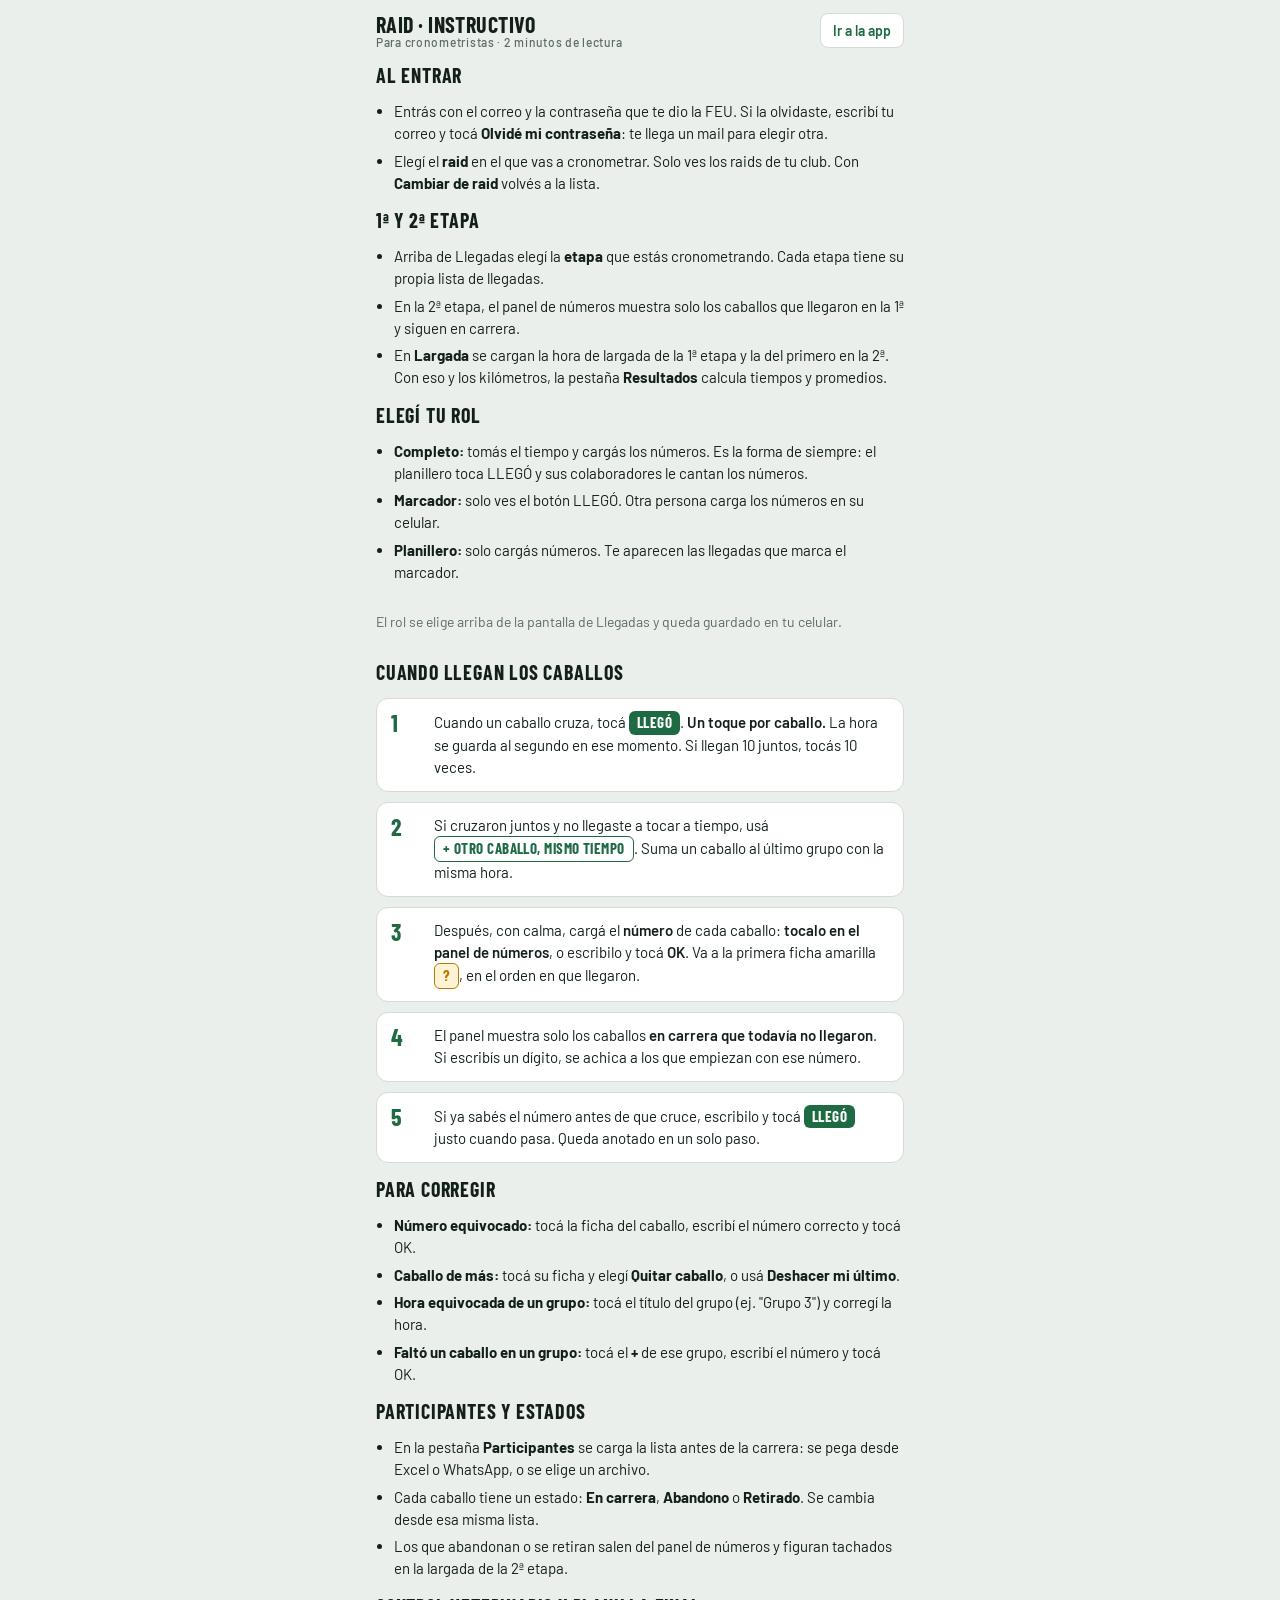
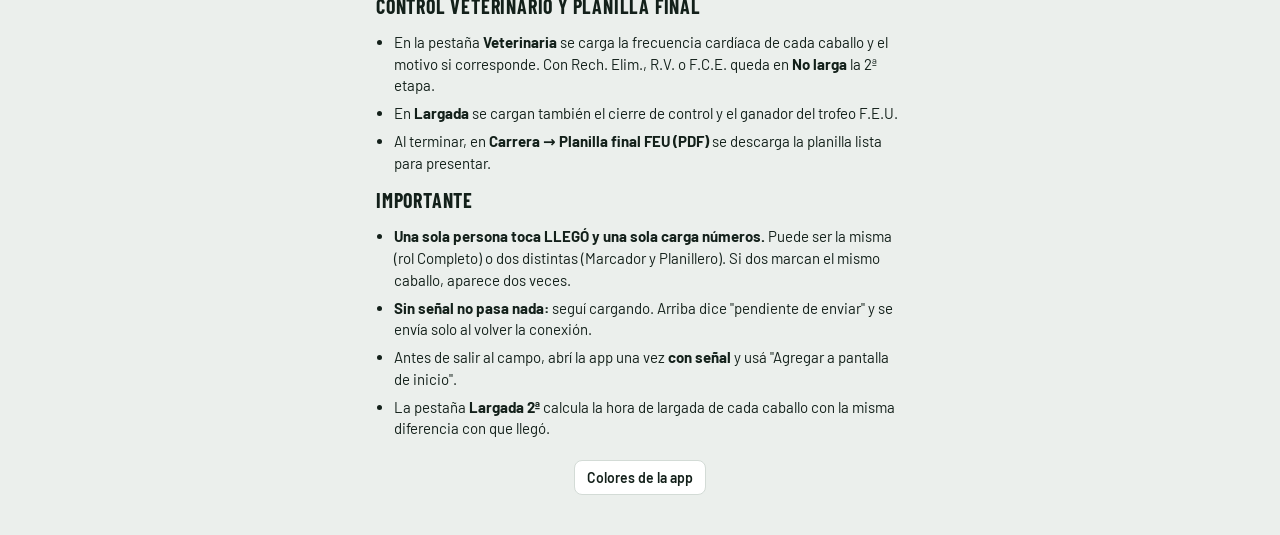
<file: ayuda.html>
<!doctype html>
<html lang="es">
<head>
<meta charset="utf-8">
<meta name="viewport" content="width=device-width, initial-scale=1, viewport-fit=cover">
<title>Raid · Instructivo</title>
<link rel="icon" href="icon.svg" type="image/svg+xml">
<link rel="apple-touch-icon" href="apple-touch-icon.png">
<link rel="preconnect" href="https://fonts.googleapis.com">
<link rel="stylesheet" href="https://fonts.googleapis.com/css2?family=Barlow+Condensed:wght@500;600;700&family=Barlow:wght@400;500;600&display=swap">
<link rel="stylesheet" href="app.css">
<script src="tema.js"></script>
<style>
.steps{display:flex;flex-direction:column;gap:10px;margin:0;padding:0;list-style:none;counter-reset:s}
.steps li{counter-increment:s;display:grid;grid-template-columns:2.2em 1fr;gap:10px;align-items:start;background:var(--surface);border:1px solid var(--line);border-radius:12px;padding:12px 14px;line-height:1.45;font-size:15px}
.steps li::before{content:counter(s);font-family:var(--display);font-weight:700;font-size:24px;line-height:1;color:var(--accent)}
.steps b{font-weight:600}
.k{display:inline-block;font-family:var(--display);font-weight:700;font-size:15px;letter-spacing:.03em;text-transform:uppercase;padding:1px 8px;border-radius:6px;background:var(--accent);color:var(--accent-ink)}
.k.o{background:var(--surface);color:var(--accent);border:1.5px solid var(--accent)}
.k.y{background:var(--pend-bg);color:var(--pend);border:1px solid var(--pend)}
ul.tips{margin:0;padding-left:1.2em;display:flex;flex-direction:column;gap:6px;font-size:15px;line-height:1.45}
</style>
</head>
<body>
<div class="wrap">
  <header class="top">
    <div class="brand">Raid · Instructivo<small>Para cronometristas · 2 minutos de lectura</small></div>
    <a class="ghost" href="carga.html" style="text-decoration:none">Ir a la app</a>
  </header>

  <h2>Al entrar</h2>
  <ul class="tips">
    <li>Entrás con el correo y la contraseña que te dio la FEU. Si la olvidaste, escribí tu correo y tocá <b>Olvidé mi contraseña</b>: te llega un mail para elegir otra.</li>
    <li>Elegí el <b>raid</b> en el que vas a cronometrar. Solo ves los raids de tu club. Con <b>Cambiar de raid</b> volvés a la lista.</li>
  </ul>

  <h2>1ª y 2ª etapa</h2>
  <ul class="tips">
    <li>Arriba de Llegadas elegí la <b>etapa</b> que estás cronometrando. Cada etapa tiene su propia lista de llegadas.</li>
    <li>En la 2ª etapa, el panel de números muestra solo los caballos que llegaron en la 1ª y siguen en carrera.</li>
    <li>En <b>Largada</b> se cargan la hora de largada de la 1ª etapa y la del primero en la 2ª. Con eso y los kilómetros, la pestaña <b>Resultados</b> calcula tiempos y promedios.</li>
  </ul>

  <h2>Elegí tu rol</h2>
  <ul class="tips">
    <li><b>Completo:</b> tomás el tiempo y cargás los números. Es la forma de siempre: el planillero toca LLEGÓ y sus colaboradores le cantan los números.</li>
    <li><b>Marcador:</b> solo ves el botón LLEGÓ. Otra persona carga los números en su celular.</li>
    <li><b>Planillero:</b> solo cargás números. Te aparecen las llegadas que marca el marcador.</li>
  </ul>
  <p class="foot" style="font-size:14px">El rol se elige arriba de la pantalla de Llegadas y queda guardado en tu celular.</p>

  <h2>Cuando llegan los caballos</h2>
  <ol class="steps">
    <li><span>Cuando un caballo cruza, tocá <span class="k">Llegó</span>. <b>Un toque por caballo.</b> La hora se guarda al segundo en ese momento. Si llegan 10 juntos, tocás 10 veces.</span></li>
    <li><span>Si cruzaron juntos y no llegaste a tocar a tiempo, usá <span class="k o">+ Otro caballo, mismo tiempo</span>. Suma un caballo al último grupo con la misma hora.</span></li>
    <li><span>Después, con calma, cargá el <b>número</b> de cada caballo: <b>tocalo en el panel de números</b>, o escribilo y tocá <b>OK</b>. Va a la primera ficha amarilla <span class="k y">?</span>, en el orden en que llegaron.</span></li>
    <li><span>El panel muestra solo los caballos <b>en carrera que todavía no llegaron</b>. Si escribís un dígito, se achica a los que empiezan con ese número.</span></li>
    <li><span>Si ya sabés el número antes de que cruce, escribilo y tocá <span class="k">Llegó</span> justo cuando pasa. Queda anotado en un solo paso.</span></li>
  </ol>

  <h2>Para corregir</h2>
  <ul class="tips">
    <li><b>Número equivocado:</b> tocá la ficha del caballo, escribí el número correcto y tocá OK.</li>
    <li><b>Caballo de más:</b> tocá su ficha y elegí <b>Quitar caballo</b>, o usá <b>Deshacer mi último</b>.</li>
    <li><b>Hora equivocada de un grupo:</b> tocá el título del grupo (ej. "Grupo 3") y corregí la hora.</li>
    <li><b>Faltó un caballo en un grupo:</b> tocá el <b>+</b> de ese grupo, escribí el número y tocá OK.</li>
  </ul>

  <h2>Participantes y estados</h2>
  <ul class="tips">
    <li>En la pestaña <b>Participantes</b> se carga la lista antes de la carrera: se pega desde Excel o WhatsApp, o se elige un archivo.</li>
    <li>Cada caballo tiene un estado: <b>En carrera</b>, <b>Abandono</b> o <b>Retirado</b>. Se cambia desde esa misma lista.</li>
    <li>Los que abandonan o se retiran salen del panel de números y figuran tachados en la largada de la 2ª etapa.</li>
  </ul>

  <h2>Control veterinario y planilla final</h2>
  <ul class="tips">
    <li>En la pestaña <b>Veterinaria</b> se carga la frecuencia cardíaca de cada caballo y el motivo si corresponde. Con Rech. Elim., R.V. o F.C.E. queda en <b>No larga</b> la 2ª etapa.</li>
    <li>En <b>Largada</b> se cargan también el cierre de control y el ganador del trofeo F.E.U.</li>
    <li>Al terminar, en <b>Carrera → Planilla final FEU (PDF)</b> se descarga la planilla lista para presentar.</li>
  </ul>

  <h2>Importante</h2>
  <ul class="tips">
    <li><b>Una sola persona toca LLEGÓ y una sola carga números.</b> Puede ser la misma (rol Completo) o dos distintas (Marcador y Planillero). Si dos marcan el mismo caballo, aparece dos veces.</li>
    <li><b>Sin señal no pasa nada:</b> seguí cargando. Arriba dice "pendiente de enviar" y se envía solo al volver la conexión.</li>
    <li>Antes de salir al campo, abrí la app una vez <b>con señal</b> y usá "Agregar a pantalla de inicio".</li>
    <li>La pestaña <b>Largada 2ª</b> calcula la hora de largada de cada caballo con la misma diferencia con que llegó.</li>
  </ul>

  <div class="banner" id="prueba" hidden><b>Versión de prueba:</b> por ahora cada teléfono guarda sus propios datos y no se comparten. Probá sin miedo: en <b>Carrera → Empezar carrera nueva</b> arrancás con la lista vacía.</div>
</div>
<script src="config.js"></script>
<script>var c=window.FIREBASE_CONFIG||{};if(!c.apiKey||c.apiKey==="PEGAR_AQUI")document.getElementById("prueba").hidden=false;</script>
</body>
</html>
</file>
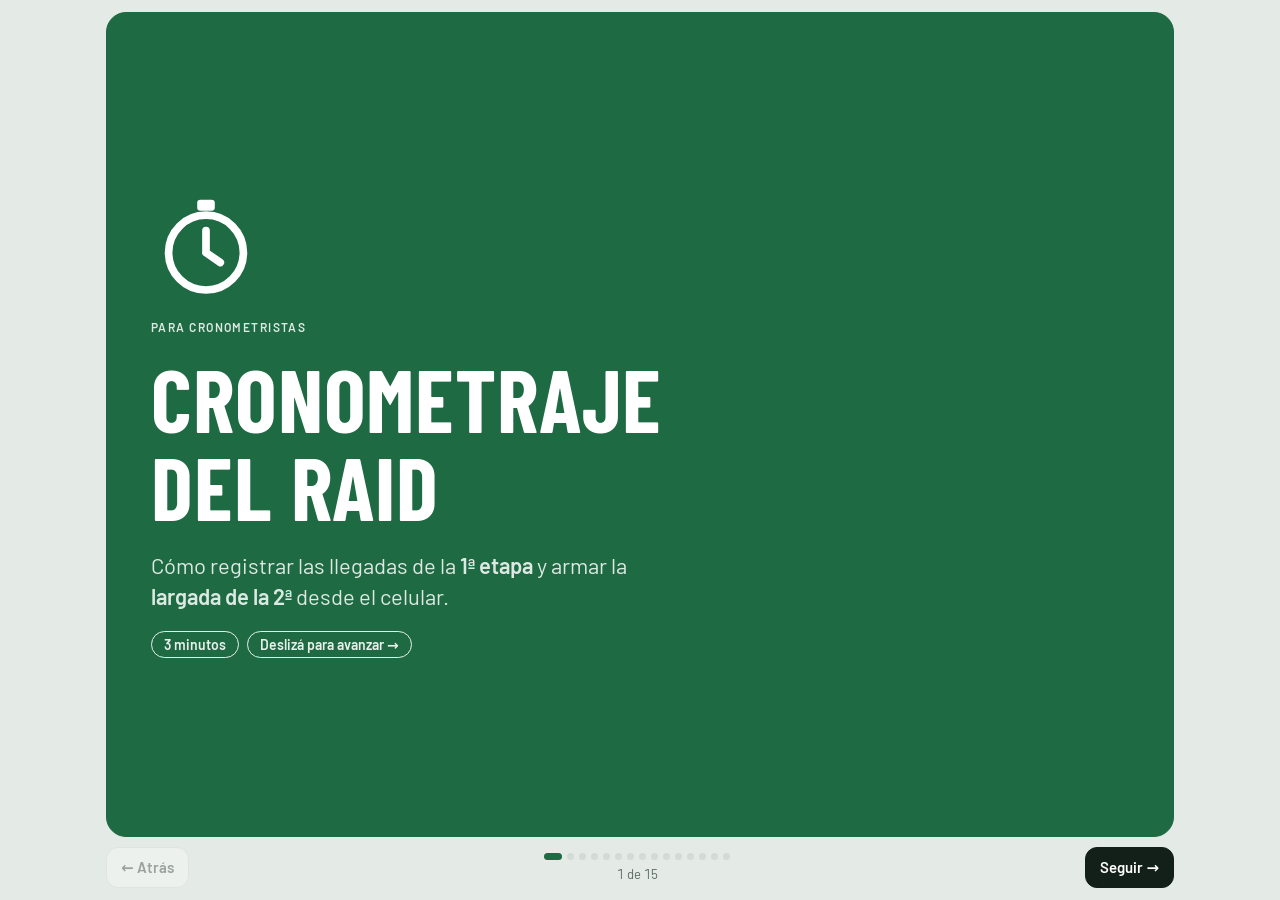
<file: instructivo.html>
<!doctype html>
<html lang="es">
<head>
<meta charset="utf-8">
<meta name="viewport" content="width=device-width, initial-scale=1, viewport-fit=cover">
<title>Instructivo del Raid</title>
<link rel="icon" href="icon.svg" type="image/svg+xml">
<link rel="apple-touch-icon" href="apple-touch-icon.png">
<link rel="preconnect" href="https://fonts.googleapis.com">
<link rel="stylesheet" href="https://fonts.googleapis.com/css2?family=Barlow+Condensed:wght@500;600;700&family=Barlow:wght@400;500;600&display=swap">
<style>
:root{
  --bg:#E4EAE6; --slide:#FFFFFF; --soft:#F2F5F3; --ink:#13201A; --muted:#5B6B62; --line:#D3DBD6;
  --accent:#1D6A43; --accent-ink:#FFFFFF; --pend:#B87900; --pend-bg:#FFF3D6; --sel:#D9EDE2; --danger:#B3261E;
  --display:"Barlow Condensed","Arial Narrow",system-ui,sans-serif;
  --body:"Barlow",system-ui,-apple-system,"Segoe UI",sans-serif;
  color-scheme:light;
}
@media (prefers-color-scheme: dark){
  :root:not([data-theme="light"]){
    color-scheme:dark;
    --bg:#0A0F0C; --slide:#141C18; --soft:#1C2620; --ink:#E7EFEA; --muted:#93A59B; --line:#2C3A32;
    --accent:#3FB97C; --accent-ink:#06130C; --pend:#F2B53A; --pend-bg:#3A2D0E; --sel:#1F3A2B; --danger:#FF7A6E;
  }
}
:root[data-theme="dark"]{
  color-scheme:dark;
  --bg:#0A0F0C; --slide:#141C18; --soft:#1C2620; --ink:#E7EFEA; --muted:#93A59B; --line:#2C3A32;
  --accent:#3FB97C; --accent-ink:#06130C; --pend:#F2B53A; --pend-bg:#3A2D0E; --sel:#1F3A2B; --danger:#FF7A6E;
}
*{box-sizing:border-box}
html,body{height:100%;margin:0}
body{background:var(--bg);color:var(--ink);font-family:var(--body);overflow:hidden;-webkit-text-size-adjust:100%}
button{font:inherit;color:inherit;cursor:pointer}
button:focus-visible{outline:3px solid var(--accent);outline-offset:2px}
.num{font-variant-numeric:tabular-nums}

.deck{height:100%;display:flex;flex-direction:column;padding:12px 16px;gap:10px;max-width:1100px;margin:0 auto}
.stage{flex:1;position:relative;min-height:0}
.slide{position:absolute;inset:0;background:var(--slide);border:1px solid var(--line);border-radius:20px;padding:clamp(18px,4vw,44px);display:flex;flex-direction:column;gap:clamp(12px,2.2vh,22px);overflow-y:auto;opacity:0;transform:translateX(24px);transition:opacity .28s ease,transform .28s ease;pointer-events:none}
.slide.on{opacity:1;transform:none;pointer-events:auto}
.slide.back{transform:translateX(-24px)}
.eyebrow{font-size:12px;letter-spacing:.12em;text-transform:uppercase;color:var(--accent);font-weight:600}
h1,h2{font-family:var(--display);font-weight:700;text-transform:uppercase;margin:0;line-height:1;letter-spacing:.01em;text-wrap:balance}
h1{font-size:clamp(30px,8.4vw,88px);overflow-wrap:anywhere}
h2{font-size:clamp(30px,6.4vw,56px)}
.lead{font-size:clamp(17px,2.4vw,22px);line-height:1.4;color:var(--muted);margin:0;max-width:40ch}
.lead b{color:var(--ink);font-weight:600}
.cols{display:grid;grid-template-columns:1fr;gap:clamp(14px,3vw,36px);align-items:center;flex:1}
@media (min-width:760px){.cols{grid-template-columns:1.05fr 1fr}}
.mock{background:var(--soft);border:1px solid var(--line);border-radius:16px;padding:14px;display:flex;flex-direction:column;gap:10px;max-width:420px;width:100%;justify-self:center}

/* piezas de la app */
.m-mark{border-radius:14px;background:var(--accent);color:var(--accent-ink);padding:16px 10px;text-align:center;font-family:var(--display);font-weight:700;font-size:30px;letter-spacing:.04em;text-transform:uppercase;box-shadow:0 3px 0 rgba(0,0,0,.25)}
.m-mark small{display:block;font-family:var(--body);font-weight:500;font-size:13px;letter-spacing:0;text-transform:none;opacity:.9}
.m-same{border:2px solid var(--accent);background:var(--slide);color:var(--accent);border-radius:12px;padding:10px;text-align:center;font-family:var(--display);font-weight:700;font-size:18px;text-transform:uppercase}
.m-same small{display:block;font-family:var(--body);font-weight:500;font-size:12px;text-transform:none;color:var(--muted)}
.m-grp{background:var(--slide);border:1px solid var(--line);border-radius:12px;overflow:hidden}
.m-gh{display:flex;justify-content:space-between;align-items:baseline;gap:8px;background:var(--soft);padding:7px 12px;font-size:14px}
.m-gh b{font-family:var(--display);font-size:17px;text-transform:uppercase}
.m-gh .d{font-weight:600}
.m-chips{display:flex;flex-wrap:wrap;gap:6px;padding:9px 12px}
.m-chip{min-width:2.8em;text-align:center;border:1px solid var(--line);border-radius:9px;padding:4px 8px;font-family:var(--display);font-weight:700;font-size:22px;line-height:1.1;background:var(--slide)}
.m-chip small{display:block;font-family:var(--body);font-weight:500;font-size:10px;color:var(--muted)}
.m-chip.p{background:var(--pend-bg);border-color:var(--pend);color:var(--pend)}
.m-chip.s{border-color:var(--accent);box-shadow:0 0 0 2px var(--accent);background:var(--sel);color:var(--ink)}
.m-chip.a{border-style:dashed;color:var(--muted);font-size:18px}
.m-pad{display:grid;grid-template-columns:repeat(3,1fr);gap:6px}
.m-pad span{border:1px solid var(--line);background:var(--slide);border-radius:8px;padding:7px 0;text-align:center;font-family:var(--display);font-weight:600;font-size:20px}
.m-pad .ok{background:var(--ink);color:var(--slide);border-color:var(--ink)}
.m-pad .hit{background:var(--sel);border-color:var(--accent)}
.m-buf{display:flex;justify-content:space-between;align-items:center;font-size:13px;color:var(--muted)}
.m-buf b{font-family:var(--display);font-size:32px;color:var(--ink)}
.tag{display:inline-block;font-family:var(--display);font-weight:700;font-size:.95em;letter-spacing:.03em;text-transform:uppercase;padding:0 7px;border-radius:6px;background:var(--accent);color:var(--accent-ink)}
.tag.o{background:transparent;color:var(--accent);border:1.5px solid var(--accent)}
.tag.y{background:var(--pend-bg);color:var(--pend);border:1px solid var(--pend)}

/* roles y panel de números */
.m-roles{display:flex;gap:4px;background:var(--slide);border:1px solid var(--line);border-radius:10px;padding:3px}
.m-roles span{flex:1;text-align:center;border-radius:7px;padding:6px 4px;font-weight:600;font-size:13px;color:var(--muted)}
.m-roles span.on{background:var(--accent);color:var(--accent-ink)}
.m-tiles{display:grid;grid-template-columns:repeat(4,1fr);gap:5px}
.m-tiles span{border:1px solid var(--line);background:var(--slide);border-radius:8px;padding:4px 2px;text-align:center;font-family:var(--display);font-weight:700;font-size:20px;line-height:1.05}
.m-tiles span small{display:block;font-family:var(--body);font-weight:500;font-size:9.5px;color:var(--muted)}
.m-tiles span.hit{background:var(--sel);border-color:var(--accent)}
.m-prow{display:flex;justify-content:space-between;align-items:center;gap:8px;background:var(--slide);border:1px solid var(--line);border-radius:10px;padding:7px 10px;font-size:13px}
.m-prow b{font-family:var(--display);font-size:22px;min-width:1.8em}
.m-prow .who{flex:1;line-height:1.25}
.m-prow .st{font-weight:600;border:1px solid var(--line);border-radius:7px;padding:3px 7px;white-space:nowrap}
.m-prow .st.ab{color:var(--danger);border-color:var(--danger)}
.m-prow .st.rt{color:var(--pend);border-color:var(--pend)}
.m-prow.out b{text-decoration:line-through;opacity:.55}
/* idea central */
.flow{display:grid;grid-template-columns:1fr;gap:12px;flex:1;align-content:center}
@media (min-width:760px){.flow{grid-template-columns:1fr auto 1fr}}
.fstep{background:var(--soft);border:1px solid var(--line);border-radius:16px;padding:18px;display:flex;flex-direction:column;gap:8px}
.fstep .when{font-size:12px;letter-spacing:.1em;text-transform:uppercase;color:var(--muted);font-weight:600}
.fstep .what{font-family:var(--display);font-weight:700;font-size:clamp(26px,4.4vw,40px);text-transform:uppercase;line-height:1}
.fstep p{margin:0;font-size:16px;line-height:1.4;color:var(--muted)}
.arrow{align-self:center;justify-self:center;font-family:var(--display);font-size:40px;color:var(--accent);line-height:1}
@media (max-width:759px){.arrow{transform:rotate(90deg)}}

/* listas */
.list{display:grid;grid-template-columns:1fr;gap:10px;margin:0;padding:0;list-style:none}
@media (min-width:760px){.list.two{grid-template-columns:1fr 1fr}}
.list li{background:var(--soft);border:1px solid var(--line);border-radius:14px;padding:12px 14px;font-size:clamp(15px,2vw,18px);line-height:1.4}
.list li b{display:block;font-family:var(--display);font-weight:700;font-size:1.25em;text-transform:uppercase;letter-spacing:.02em;margin-bottom:2px}
.list li.key{background:var(--sel);border-color:var(--accent)}

/* tabla largada */
.tbl{width:100%;border-collapse:collapse;font-size:clamp(15px,2vw,18px);background:var(--soft);border-radius:12px;overflow:hidden}
.tbl th{font-size:11px;letter-spacing:.08em;text-transform:uppercase;color:var(--muted);text-align:left;padding:8px 10px;background:var(--slide);border-bottom:1px solid var(--line)}
.tbl td{padding:8px 10px;border-bottom:1px solid var(--line)}
.tbl td.n{font-family:var(--display);font-weight:700;font-size:1.35em}
.tbl td.h{font-family:var(--display);font-weight:700;font-size:1.3em;color:var(--accent)}
.tbl tr.same td{background:var(--sel)}

/* portada y cierre */
.cover{justify-content:center;background:var(--accent);color:var(--accent-ink);border-color:var(--accent)}
.cover .eyebrow,.cover .lead{color:var(--accent-ink);opacity:.85}
.cover .lead b{color:var(--accent-ink)}
.stopwatch{width:clamp(64px,12vw,110px);height:auto}
.pillrow{display:flex;flex-wrap:wrap;gap:8px}
.pill{border:1px solid currentColor;border-radius:999px;padding:4px 12px;font-size:14px;font-weight:600;opacity:.9}

/* navegación */
.nav{display:flex;align-items:center;justify-content:space-between;gap:10px;padding-bottom:env(safe-area-inset-bottom,0px)}
.nav button{border:1px solid var(--line);background:var(--slide);border-radius:12px;padding:10px 14px;font-weight:600;font-size:15px;white-space:nowrap}
.nav button.next{background:var(--ink);color:var(--slide);border-color:var(--ink)}
.nav button:disabled{opacity:.35;cursor:default}
.dots{display:flex;gap:5px;flex-wrap:wrap;justify-content:center}
.dots button{width:7px;height:7px;min-width:0;padding:0;border-radius:50%;border:0;background:var(--line)}
.dots button[aria-current="true"]{background:var(--accent);width:18px;border-radius:5px}
.count{font-size:13px;color:var(--muted);text-align:center}
@media (prefers-reduced-motion:reduce){.slide{transition:none}}
</style>
</head>
<body>
<div class="deck">
  <div class="stage" id="stage">

    <!-- 1 -->
    <section class="slide cover on" aria-label="Portada">
      <svg class="stopwatch" viewBox="0 0 100 100" aria-hidden="true"><circle cx="50" cy="56" r="34" fill="none" stroke="currentColor" stroke-width="7"/><rect x="42" y="8" width="16" height="10" rx="3" fill="currentColor"/><path d="M50 56V36M50 56l13 9" stroke="currentColor" stroke-width="7" stroke-linecap="round" fill="none"/></svg>
      <div class="eyebrow">Para cronometristas</div>
      <h1>Cronometraje<br>del Raid</h1>
      <p class="lead">Cómo registrar las llegadas de la <b>1ª etapa</b> y armar la <b>largada de la 2ª</b> desde el celular.</p>
      <div class="pillrow"><span class="pill">3 minutos</span><span class="pill">Deslizá para avanzar →</span></div>
    </section>

    <!-- 2 -->
    <section class="slide" aria-label="La idea">
      <div class="eyebrow">La idea</div>
      <h2>Primero la hora,<br>después el número</h2>
      <p class="lead">Cuando llegan muchos juntos no hay tiempo para teclear. Por eso la app separa los dos pasos.</p>
      <div class="flow">
        <div class="fstep"><span class="when">Cuando cruzan</span><span class="what">Tocás LLEGÓ</span><p>Un toque por caballo. La hora queda guardada al segundo.</p></div>
        <div class="arrow" aria-hidden="true">→</div>
        <div class="fstep"><span class="when">Con calma, después</span><span class="what">Cargás los números</span><p>Escribís cada número y tocás OK. Se asignan en el orden en que llegaron.</p></div>
      </div>
    </section>


    <!-- Elegir raid -->
    <section class="slide" aria-label="Elegí el raid">
      <div class="cols">
        <div style="display:flex;flex-direction:column;gap:14px">
          <div class="eyebrow">Al entrar</div>
          <h2>Elegí el raid</h2>
          <p class="lead">Entrás con el <b>correo y la contraseña</b> que te dio la FEU. Si la olvidaste, tocá <b>Olvidé mi contraseña</b>.</p>
          <p class="lead">Después elegís el raid. <b>Solo ves los raids de tu club</b>, ordenados en curso, próximos y terminados.</p>
        </div>
        <div class="mock">
          <div class="m-grp"><div class="m-gh"><b>En curso</b><span></span><span></span></div>
            <div style="display:flex;gap:10px;align-items:center;padding:10px 12px"><span style="width:40px;height:40px;border-radius:10px;border:1px solid var(--accent);background:var(--sel);color:var(--accent);display:inline-flex;align-items:center;justify-content:center;font-family:var(--display);font-weight:700">CHE</span><span style="line-height:1.2"><b style="font-family:var(--display);font-size:19px;text-transform:uppercase">Raid de la Primavera</b><br><small style="color:var(--muted)">Club Hípico del Este · sáb 12 oct</small></span></div></div>
          <div class="m-grp"><div class="m-gh"><b>Próximos</b><span></span><span></span></div>
            <div style="display:flex;gap:10px;align-items:center;padding:10px 12px"><span style="width:40px;height:40px;border-radius:10px;border:1px solid var(--accent);background:var(--sel);color:var(--accent);display:inline-flex;align-items:center;justify-content:center;font-family:var(--display);font-weight:700">CHE</span><span style="line-height:1.2"><b style="font-family:var(--display);font-size:19px;text-transform:uppercase">Raid Aniversario</b><br><small style="color:var(--muted)">Club Hípico del Este · sáb 26 oct</small></span></div></div>
        </div>
      </div>
    </section>

    <!-- Etapas -->
    <section class="slide" aria-label="Etapas">
      <div class="cols">
        <div style="display:flex;flex-direction:column;gap:14px">
          <div class="eyebrow">Arriba de Llegadas</div>
          <h2>1ª o 2ª etapa</h2>
          <p class="lead">Elegí la <b>etapa</b> que estás cronometrando. Cada etapa tiene su propia lista de llegadas y se carga igual: LLEGÓ y después los números.</p>
          <p class="lead">En la 2ª etapa, el panel de números muestra solo los caballos que <b>llegaron en la 1ª</b> y siguen en carrera.</p>
        </div>
        <div class="mock">
          <div class="m-roles"><span>1ª etapa</span><span class="on">2ª etapa</span></div>
          <div class="m-roles"><span class="on">Completo</span><span>Marcador</span><span>Planillero</span></div>
          <div class="m-mark">Llegó<small>2ª etapa · tocá una vez por caballo</small></div>
        </div>
      </div>
    </section>

    <!-- Rol -->
    <section class="slide" aria-label="Tu rol">
      <div class="cols">
        <div style="display:flex;flex-direction:column;gap:14px">
          <div class="eyebrow">Antes de empezar</div>
          <h2>Elegí tu rol</h2>
          <ul class="list">
            <li class="key"><b>Completo</b>Tomás el tiempo y cargás los números. Como siempre: el planillero toca LLEGÓ y los colaboradores le cantan los números.</li>
            <li><b>Marcador</b>Solo ves el botón LLEGÓ.</li>
            <li><b>Planillero</b>Solo cargás números, sobre las llegadas que marca el marcador.</li>
          </ul>
        </div>
        <div class="mock">
          <div class="m-roles"><span class="on">Completo</span><span>Marcador</span><span>Planillero</span></div>
          <div class="m-mark">Llegó<small>Tocá una vez por cada caballo</small></div>
          <p class="lead" style="font-size:15px">Se elige arriba de la pantalla de Llegadas y queda guardado en tu celular.</p>
        </div>
      </div>
    </section>

    <!-- 3 -->
    <section class="slide" aria-label="Paso 1">
      <div class="cols">
        <div style="display:flex;flex-direction:column;gap:14px">
          <div class="eyebrow">Paso 1</div>
          <h2>Tocá LLEGÓ</h2>
          <p class="lead"><b>Un toque por cada caballo</b> que cruza la línea. Si llegan 10 juntos, son 10 toques.</p>
          <p class="lead">Los que cruzan en el <b>mismo segundo</b> quedan juntos en un <b>grupo</b>.</p>
        </div>
        <div class="mock">
          <div class="m-mark">Llegó<small>3 caballos sin número</small></div>
          <div class="m-grp"><div class="m-gh"><b>Grupo 5</b><span class="num">11:43:52 · 3 cab.</span><span class="d num">+1:35</span></div>
            <div class="m-chips"><span class="m-chip p">?<small>7°</small></span><span class="m-chip p">?<small>8°</small></span><span class="m-chip p">?<small>9°</small></span></div></div>
        </div>
      </div>
    </section>

    <!-- 4 -->
    <section class="slide" aria-label="Paso 2">
      <div class="cols">
        <div style="display:flex;flex-direction:column;gap:14px">
          <div class="eyebrow">Paso 2 · si hace falta</div>
          <h2>Llegaron juntos y no alcancé</h2>
          <p class="lead">Si cruzaron a la par pero tu segundo toque cayó un segundo tarde, usá <span class="tag o">+ Otro caballo, mismo tiempo</span>.</p>
          <p class="lead">Suma un caballo al <b>último grupo</b>, con la misma hora.</p>
        </div>
        <div class="mock">
          <div class="m-same">+ Otro caballo, mismo tiempo<small>Suma un caballo al Grupo 5 (11:43:52)</small></div>
          <div class="m-grp"><div class="m-gh"><b>Grupo 5</b><span class="num">11:43:52 · 4 cab.</span><span class="d num">+1:35</span></div>
            <div class="m-chips"><span class="m-chip p">?<small>7°</small></span><span class="m-chip p">?<small>8°</small></span><span class="m-chip p">?<small>9°</small></span><span class="m-chip p s">?<small>10°</small></span></div></div>
        </div>
      </div>
    </section>

    <!-- 5 -->
    <section class="slide" aria-label="Paso 3">
      <div class="cols">
        <div style="display:flex;flex-direction:column;gap:14px">
          <div class="eyebrow">Paso 3</div>
          <h2>Cargá los números</h2>
          <p class="lead"><b>Tocá el número en el panel</b>, o escribilo y tocá <b>OK</b>. Va a la primera ficha amarilla <span class="tag y">?</span>, en el orden en que llegaron.</p>
          <p class="lead">El panel muestra solo los caballos <b>en carrera que no llegaron</b>. Si escribís un dígito, se achica a los que empiezan con ese número.</p>
        </div>
        <div class="mock">
          <div class="m-grp"><div class="m-gh"><b>Grupo 5</b><span class="num">11:43:52</span><span class="d num">+1:35</span></div>
            <div class="m-chips"><span class="m-chip">19<small>7°</small></span><span class="m-chip">22<small>8°</small></span><span class="m-chip p s">?<small>9°</small></span><span class="m-chip p">?<small>10°</small></span></div></div>
          <div class="m-buf"><span>Número para Grupo 5 · en carrera sin llegar</span></div>
          <div class="m-tiles num"><span>6<small>Chimango</small></span><span>9<small>Zorzal</small></span><span class="hit">11<small>Malacara</small></span><span>12<small>Ñandú</small></span><span>18<small>Tero</small></span><span>24<small>Carancho</small></span><span>36<small>Hornero</small></span><span>41<small>Yaguareté</small></span></div>
          <div class="m-pad"><span>1</span><span>2</span><span>3</span><span>4</span><span>5</span><span>6</span><span>7</span><span>8</span><span>9</span><span>⌫</span><span>0</span><span class="ok">OK</span></div>
        </div>
      </div>
    </section>

    <!-- 6 -->
    <section class="slide" aria-label="Atajo">
      <div class="cols">
        <div style="display:flex;flex-direction:column;gap:14px">
          <div class="eyebrow">Atajo</div>
          <h2>¿Ya sabés el número?</h2>
          <p class="lead">Si viene un caballo solo y lo ves venir, <b>escribí el número antes</b> y tocá <span class="tag">Llegó</span> justo cuando cruza.</p>
          <p class="lead">Queda anotado con número y hora en un solo paso.</p>
        </div>
        <div class="mock">
          <div class="m-buf"><span>Número listo</span><b class="num">27</b></div>
          <div class="m-mark">Llegó<small>Anota al N° 27 con la hora exacta</small></div>
        </div>
      </div>
    </section>

    <!-- 7 -->
    <section class="slide" aria-label="Corregir">
      <div class="eyebrow">Errores</div>
      <h2>Cómo corregir</h2>
      <ul class="list two">
        <li><b>Número equivocado</b>Tocá la ficha del caballo, escribí el número correcto y tocá OK.</li>
        <li><b>Caballo de más</b>Tocá su ficha y elegí <em>Quitar caballo</em>, o usá <em>Deshacer mi último</em>.</li>
        <li><b>Hora mal de un grupo</b>Tocá el título del grupo (ej. "Grupo 3") y corregí la hora.</li>
        <li><b>Faltó uno en un grupo</b>Tocá el <span class="tag o">+</span> de ese grupo, escribí el número y tocá OK.</li>
      </ul>
    </section>


    <!-- Participantes -->
    <section class="slide" aria-label="Participantes y estados">
      <div class="cols">
        <div style="display:flex;flex-direction:column;gap:14px">
          <div class="eyebrow">Pestaña Participantes</div>
          <h2>La lista y los estados</h2>
          <p class="lead">Antes de la carrera se carga la lista: <b>se pega desde Excel o WhatsApp</b>, o se elige un archivo.</p>
          <p class="lead">Cada caballo está <b>En carrera</b>, <b>Abandono</b> o <b>Retirado</b>. Los que salen de carrera desaparecen del panel de números y figuran tachados en la largada.</p>
        </div>
        <div class="mock">
          <div class="m-prow"><b class="num">24</b><span class="who">Carancho · H. Suárez<br><small style="color:var(--muted)">80 km Jóvenes</small></span><span class="st">En carrera</span></div>
          <div class="m-prow out"><b class="num">17</b><span class="who">Alazán · G. Martínez<br><small style="color:var(--muted)">80 km</small></span><span class="st ab">Abandono</span></div>
          <div class="m-prow out"><b class="num">25</b><span class="who">Overo · I. Ramos<br><small style="color:var(--muted)">80 km</small></span><span class="st rt">Retirado</span></div>
        </div>
      </div>
    </section>

    <!-- 8 -->
    <section class="slide" aria-label="Largada">
      <div class="cols">
        <div style="display:flex;flex-direction:column;gap:14px">
          <div class="eyebrow">Pestaña Largada</div>
          <h2>La largada se arma sola</h2>
          <p class="lead">El primero larga la 2ª etapa <b>una hora después de su llegada</b> (la neutralización se puede cambiar). Cada caballo larga con la misma diferencia con que llegó.</p>
          <p class="lead">En esta pestaña también se carga la <b>hora de largada de la 1ª etapa</b>, para calcular los promedios.</p>
          <p class="lead">Los de un mismo grupo <b>largan juntos</b>. Los que abandonaron o se retiraron figuran tachados y no largan.</p>
        </div>
        <div style="overflow-x:auto">
          <table class="tbl num">
            <thead><tr><th>Orden</th><th>N°</th><th>Dif.</th><th>Largada</th></tr></thead>
            <tbody>
              <tr><td>1</td><td class="n">27</td><td>—</td><td class="h">12:42:17</td></tr>
              <tr class="same"><td>2</td><td class="n">14</td><td>+0:38</td><td class="h">12:42:55</td></tr>
              <tr class="same"><td>3</td><td class="n">31</td><td>+0:38</td><td class="h">12:42:55</td></tr>
              <tr><td>4</td><td class="n">8</td><td>+0:40</td><td class="h">12:42:57</td></tr>
            </tbody>
          </table>
        </div>
      </div>
    </section>

    <!-- Resultados -->
    <section class="slide" aria-label="Resultados">
      <div class="cols">
        <div style="display:flex;flex-direction:column;gap:14px">
          <div class="eyebrow">Pestaña Resultados</div>
          <h2>Tiempos y promedios</h2>
          <p class="lead">Con los kilómetros de cada etapa, la app calcula el <b>tiempo y el promedio en km/h</b> de cada caballo: 1ª etapa, 2ª etapa y raid completo.</p>
          <p class="lead">La 2ª etapa se mide desde la <b>largada del primero</b>. El total descuenta la neutralización. Si falta un dato, la app avisa cuál.</p>
        </div>
        <div style="overflow-x:auto">
          <table class="tbl num">
            <thead><tr><th>Pos.</th><th>N°</th><th>1ª</th><th>2ª</th><th>General</th></tr></thead>
            <tbody>
              <tr class="same"><td>1°</td><td class="n">14</td><td>14,53</td><td>15,08</td><td class="h">14,76</td></tr>
              <tr><td>2°</td><td class="n">27</td><td>14,59</td><td>14,93</td><td class="h">14,74</td></tr>
              <tr><td>3°</td><td class="n">8</td><td>14,53</td><td>14,57</td><td class="h">14,55</td></tr>
            </tbody>
          </table>
          <p class="lead" style="font-size:14px;margin-top:6px">Promedios en km/h.</p>
        </div>
      </div>
    </section>

    <!-- 9 -->
    <section class="slide" aria-label="El día de la carrera">
      <div class="eyebrow">El día de la carrera</div>
      <h2>Cuatro reglas</h2>
      <ul class="list two">
        <li class="key"><b>Uno marca, uno carga números</b>Puede ser la misma persona (Completo) o dos (Marcador y Planillero). Nunca dos marcando a la vez: el caballo aparece dos veces.</li>
        <li><b>Sin señal, seguí igual</b>Se guarda en el teléfono y se envía solo cuando vuelve la conexión.</li>
        <li><b>Abrila antes, con señal</b>Así queda guardada en el celular. Usá "Agregar a pantalla de inicio".</li>
        <li><b>Batería cargada</b>La app mantiene la pantalla encendida mientras la usás.</li>
      </ul>
    </section>

    <!-- 10 -->
    <section class="slide cover" aria-label="A probar">
      <div class="eyebrow">Ahora te toca</div>
      <h1>A probarla</h1>
      <p class="lead">Entrá a <b>raid-cronometro.netlify.app/cronometro</b> con el correo y la contraseña que te dio la FEU.</p>
      <p class="lead">Practicá en el raid de prueba que te indiquen. Si algo no se entiende o falta, avisá.</p>
    </section>

  </div>

  <nav class="nav" aria-label="Navegación">
    <button id="prev" aria-label="Diapositiva anterior">← Atrás</button>
    <div style="display:flex;flex-direction:column;gap:6px;align-items:center">
      <div class="dots" id="dots"></div>
      <div class="count num" id="count"></div>
    </div>
    <button id="next" class="next" aria-label="Diapositiva siguiente">Seguir →</button>
  </nav>
</div>

<script>
(function(){
  var slides=[].slice.call(document.querySelectorAll('.slide')), i=0, dots=document.getElementById('dots');
  slides.forEach(function(s,k){var b=document.createElement('button');b.setAttribute('aria-label','Ir a la diapositiva '+(k+1));b.onclick=function(){go(k)};dots.appendChild(b)});
  function go(n){
    n=Math.max(0,Math.min(slides.length-1,n));
    slides.forEach(function(s,k){s.classList.toggle('on',k===n);s.classList.toggle('back',k<n)});
    [].forEach.call(dots.children,function(d,k){d.setAttribute('aria-current',k===n)});
    document.getElementById('prev').disabled=n===0;
    var nx=document.getElementById('next'); nx.disabled=n===slides.length-1;
    document.getElementById('count').textContent=(n+1)+' de '+slides.length;
    slides[n].scrollTop=0; i=n;
  }
  document.getElementById('prev').onclick=function(){go(i-1)};
  document.getElementById('next').onclick=function(){go(i+1)};
  document.addEventListener('keydown',function(e){
    if(e.key==='ArrowRight'||e.key==='PageDown'||e.key===' '){e.preventDefault();go(i+1)}
    else if(e.key==='ArrowLeft'||e.key==='PageUp'){e.preventDefault();go(i-1)}
    else if(e.key==='Home')go(0); else if(e.key==='End')go(slides.length-1);
  });
  var x0=null,y0=null;
  var st=document.getElementById('stage');
  st.addEventListener('touchstart',function(e){x0=e.touches[0].clientX;y0=e.touches[0].clientY},{passive:true});
  st.addEventListener('touchend',function(e){
    if(x0===null)return; var dx=e.changedTouches[0].clientX-x0, dy=e.changedTouches[0].clientY-y0;
    if(Math.abs(dx)>50&&Math.abs(dx)>Math.abs(dy)*1.3)go(i+(dx<0?1:-1)); x0=null;
  });
  go(0);
})();
</script>
</body>
</html>
</file>
<file: app.css>
:root{
  --bg:#EBEFEC; --surface:#FFFFFF; --surface2:#F4F6F4; --ink:#13201A; --muted:#5B6B62; --line:#D3DBD6;
  --accent:#1D6A43; --accent-ink:#FFFFFF; --pend:#B87900; --pend-bg:#FFF3D6; --danger:#B3261E; --sel:#D9EDE2;
  --live:#1D6A43; --off:#B3261E;
  --display:"Barlow Condensed","Arial Narrow",system-ui,sans-serif;
  --body:"Barlow",system-ui,-apple-system,"Segoe UI",sans-serif;
  color-scheme:light;
}
@media (prefers-color-scheme: dark){
  :root:not([data-theme="light"]):not([data-theme="sun"]){
    color-scheme:dark;
    --bg:#0E1411; --surface:#17201B; --surface2:#1E2922; --ink:#E7EFEA; --muted:#93A59B; --line:#2C3A32;
    --accent:#3FB97C; --accent-ink:#06130C; --pend:#F2B53A; --pend-bg:#3A2D0E; --danger:#FF7A6E; --sel:#1F3A2B;
    --live:#3FB97C; --off:#FF7A6E;
  }
}
:root[data-theme="sun"]{
    color-scheme:light;
    --bg:#FFFFFF; --surface:#FFFFFF; --surface2:#EFEFEF; --ink:#000000; --muted:#2E2E2E; --line:#8A8A8A;
    --pend:#8A5A00; --pend-bg:#FFE9B0; --danger:#A0001A; --off:#A0001A;
}
:root[data-theme="dark"]{
    color-scheme:dark;
    --bg:#0E1411; --surface:#17201B; --surface2:#1E2922; --ink:#E7EFEA; --muted:#93A59B; --line:#2C3A32;
    --accent:#3FB97C; --accent-ink:#06130C; --pend:#F2B53A; --pend-bg:#3A2D0E; --danger:#FF7A6E; --sel:#1F3A2B;
    --live:#3FB97C; --off:#FF7A6E;
}
*{box-sizing:border-box}
html,body{margin:0}
body{background:var(--bg);color:var(--ink);font-family:var(--body);font-size:16px;-webkit-text-size-adjust:100%}
.wrap{max-width:560px;margin:0 auto;padding-inline:16px;padding-block:12px 40px;display:flex;flex-direction:column;gap:14px}
.wrap.wide{max-width:980px}
button{font:inherit;color:inherit;cursor:pointer}
button:focus-visible,input:focus-visible,a:focus-visible{outline:3px solid var(--accent);outline-offset:2px}
a{color:var(--accent)}
.num{font-variant-numeric:tabular-nums}
[hidden]{display:none!important}

header.top{display:flex;align-items:center;justify-content:space-between;gap:12px;flex-wrap:wrap}
.brand{font-family:var(--display);font-weight:700;font-size:22px;letter-spacing:.02em;text-transform:uppercase;line-height:1.1}
.brand small{display:block;font-family:var(--body);font-weight:500;font-size:12px;letter-spacing:.06em;color:var(--muted);text-transform:none}
.tabs{display:flex;background:var(--surface2);border:1px solid var(--line);border-radius:10px;padding:3px;gap:3px}
.tabs button{border:0;background:transparent;padding:8px 12px;border-radius:7px;font-weight:600;font-size:14px;color:var(--muted)}
.tabs button[aria-selected="true"]{background:var(--surface);color:var(--ink);box-shadow:inset 0 -3px 0 var(--accent2,var(--accent)),0 1px 2px rgba(0,0,0,.12)}

.pill{display:inline-flex;align-items:center;gap:6px;font-size:13px;font-weight:600;padding:4px 10px;border-radius:999px;background:var(--surface);border:1px solid var(--line)}
.pill::before{content:"";width:8px;height:8px;border-radius:50%;background:var(--muted)}
.pill.ok::before{background:var(--live)}
.pill.warn{border-color:var(--pend)} .pill.warn::before{background:var(--pend)}
.pill.bad{border-color:var(--off);color:var(--off)} .pill.bad::before{background:var(--off)}

.banner{background:var(--pend-bg);color:var(--ink);border:1px solid var(--pend);border-radius:10px;padding:10px 12px;font-size:14px;line-height:1.4}
.card{background:var(--surface);border:1px solid var(--line);border-radius:14px;padding:14px;display:flex;flex-direction:column;gap:10px}
.card p{margin:0;font-size:14px;color:var(--muted);line-height:1.45;max-width:62ch}
h2{font-family:var(--display);font-weight:700;font-size:20px;letter-spacing:.04em;text-transform:uppercase;margin:0}
.field{display:flex;flex-direction:column;gap:4px}
.field label{font-size:13px;font-weight:600}
.field input{font:inherit;font-size:20px;padding:8px 10px;border:1px solid var(--line);border-radius:10px;background:var(--surface2);color:var(--ink);width:100%;max-width:22em}
.actions{display:flex;gap:8px;flex-wrap:wrap;align-items:center}
.ghost{border:1px solid var(--line);background:var(--surface);border-radius:8px;padding:8px 12px;font-weight:600;font-size:14px}
.ghost.danger{color:var(--danger)}
.primary{border:0;background:var(--accent);color:var(--accent-ink);border-radius:10px;padding:12px 16px;font-weight:700;font-size:16px}
.msg{font-size:14px;min-height:1.2em;color:var(--muted)}
.msg.warn{color:var(--danger);font-weight:600}
.foot{font-size:12px;color:var(--muted);line-height:1.5}

/* carga */
.clockrow{display:flex;align-items:baseline;justify-content:space-between;gap:10px}
.clock{font-family:var(--display);font-weight:600;font-size:44px;line-height:1}
.clocklbl{font-size:12px;letter-spacing:.08em;text-transform:uppercase;color:var(--muted)}
.elapsed{text-align:right}
.elapsed .v{font-family:var(--display);font-size:24px;font-weight:600}
.mark{width:100%;border:0;border-radius:16px;background:var(--accent);color:var(--accent-ink);padding:16px 12px;font-family:var(--display);font-weight:700;font-size:32px;letter-spacing:.04em;text-transform:uppercase;box-shadow:0 3px 0 rgba(0,0,0,.25);touch-action:manipulation;user-select:none;-webkit-user-select:none}
.mark:active{transform:translateY(2px);box-shadow:0 1px 0 rgba(0,0,0,.25)}
.mark:disabled{opacity:.4}
.mark .sub,.same .sub{display:block;font-family:var(--body);font-weight:500;font-size:14px;letter-spacing:0;text-transform:none;margin-top:2px}
.mark .sub{opacity:.9}
.same{width:100%;border:2px solid var(--accent2,var(--accent));background:var(--surface);color:var(--accent2,var(--accent));border-radius:12px;padding:12px;font-family:var(--display);font-weight:700;font-size:20px;letter-spacing:.03em;text-transform:uppercase;touch-action:manipulation}
.same:disabled{opacity:.4;cursor:default}
.same .sub{font-size:13px;color:var(--muted)}
.entry{background:var(--surface);border:1px solid var(--line);border-radius:14px;padding:12px;display:flex;flex-direction:column;gap:10px}
.entryhead{display:flex;align-items:center;justify-content:space-between;gap:10px}
.target{font-size:14px;color:var(--muted)}
.target b{color:var(--ink)}
.buf{font-family:var(--display);font-weight:700;font-size:40px;min-width:3ch;text-align:right;line-height:1}
.buf.empty{color:var(--line)}
.pad{display:grid;grid-template-columns:repeat(3,1fr);gap:8px}
.pad button{border:1px solid var(--line);background:var(--surface2);border-radius:10px;padding:14px 0;font-family:var(--display);font-weight:600;font-size:28px;touch-action:manipulation}
.pad button:active{background:var(--sel)}
.pad .ok{background:var(--ink);color:var(--bg);border-color:var(--ink);font-size:22px;letter-spacing:.06em}
.listhead{display:flex;align-items:center;justify-content:space-between;gap:8px;flex-wrap:wrap}
.count{font-size:14px;color:var(--muted)}

.groups{display:flex;flex-direction:column;gap:8px}
.grp{background:var(--surface);border:1px solid var(--line);border-radius:12px;overflow:hidden}
.grp.selected{border-color:var(--accent);box-shadow:0 0 0 2px var(--accent)}
.ghead{display:grid;grid-template-columns:auto 1fr auto;align-items:baseline;gap:8px;width:100%;border:0;background:var(--surface2);padding:8px 12px;text-align:left}
.gname{white-space:nowrap;font-family:var(--display);font-weight:700;font-size:17px;text-transform:uppercase;letter-spacing:.03em}
.gtime{font-size:15px}
.gdiff{text-align:right;font-size:15px;font-weight:600}
.gdiff small{display:block;font-weight:400;font-size:12px;color:var(--muted)}
.grp.first .gdiff{color:var(--accent)}
.chips{display:flex;flex-wrap:wrap;gap:8px;padding:10px 12px}
.chip{min-width:3.2em;border:1px solid var(--line);background:var(--surface);border-radius:10px;padding:6px 10px;font-family:var(--display);font-weight:700;font-size:24px;line-height:1.1;touch-action:manipulation;text-align:center}
.chip small{display:block;font-family:var(--body);font-weight:500;font-size:11px;color:var(--muted)}
.chip.pending{background:var(--pend-bg);border-color:var(--pend);color:var(--pend)}
.chip.selected{border-color:var(--accent);box-shadow:0 0 0 2px var(--accent);background:var(--sel);color:var(--ink)}
.chip.add{border-style:dashed;color:var(--muted);font-size:20px}
.edit{background:var(--surface2);border-top:1px solid var(--line);padding:10px 12px;display:flex;flex-wrap:wrap;gap:8px;align-items:center}
.edit input{font:inherit;font-size:16px;padding:6px 8px;border:1px solid var(--line);border-radius:8px;background:var(--surface);color:var(--ink)}
.edit .hint{font-size:13px;color:var(--muted);flex-basis:100%}

.table{background:var(--surface);border:1px solid var(--line);border-radius:14px;overflow:hidden}
.row{display:grid;grid-template-columns:2.6em 3.4em 3.4em 1fr 1fr;align-items:center;gap:6px;padding:10px 12px;border-top:1px solid var(--line)}
.row.hd{border-top:0;background:var(--surface2);font-size:11px;letter-spacing:.07em;text-transform:uppercase;color:var(--muted);padding-block:8px}
.row .pos{font-family:var(--display);font-weight:600;font-size:18px;color:var(--muted)}
.row .n{font-family:var(--display);font-weight:700;font-size:24px}
.row .g{font-size:13px;color:var(--muted)}
.row .d{font-size:15px;font-weight:600}
.row .h{font-family:var(--display);font-weight:700;font-size:22px}
.row.pending .n{color:var(--pend)}
.row.past{opacity:.5}
.row.next{background:var(--sel)}
.empty-list{padding:18px 12px;color:var(--muted);font-size:14px;text-align:center}
textarea.copybox{width:100%;min-height:8em;font:14px/1.4 ui-monospace,Menlo,monospace;background:var(--surface2);color:var(--ink);border:1px solid var(--line);border-radius:8px;padding:8px}

/* panel público */
.p-head{display:flex;justify-content:space-between;align-items:flex-end;gap:12px;flex-wrap:wrap}
.p-title{font-family:var(--display);font-weight:700;font-size:clamp(28px,6vw,48px);line-height:1;text-transform:uppercase;letter-spacing:.01em;text-wrap:balance}
.p-sub{font-size:14px;color:var(--muted);margin-top:4px}
.p-strip{display:flex;flex-wrap:wrap;gap:8px 20px;font-size:15px;color:var(--muted)}
.p-strip b{font-family:var(--display);font-size:24px;color:var(--ink);margin-right:4px}
.last{background:var(--ink);color:var(--bg);border-radius:14px;padding:14px 16px;display:flex;flex-wrap:wrap;align-items:center;gap:8px 18px}
.last .lbl{font-size:12px;letter-spacing:.08em;text-transform:uppercase;opacity:.75;flex-basis:100%}
.last .nums{font-family:var(--display);font-weight:700;font-size:clamp(34px,8vw,56px);line-height:1}
.last .meta{font-size:16px}
.pg{display:grid;grid-template-columns:auto 1fr;gap:4px 14px;align-items:center;background:var(--surface);border:1px solid var(--line);border-radius:12px;padding:10px 14px}
.pg .gl{white-space:nowrap;font-family:var(--display);font-weight:700;font-size:18px;text-transform:uppercase}
.pg .gl small{display:block;font-family:var(--body);font-weight:500;font-size:13px;color:var(--muted);text-transform:none}
.pg .gd{font-family:var(--display);font-weight:600;font-size:22px}
.pg.first .gd{color:var(--accent)}
.pg .pnums{grid-column:1/-1;display:flex;flex-wrap:wrap;gap:6px}
.pn{font-family:var(--display);font-weight:700;font-size:26px;min-width:2.4em;text-align:center;padding:2px 8px;border-radius:8px;background:var(--surface2);border:1px solid var(--line)}
.pn.pending{color:var(--pend);background:var(--pend-bg);border-color:var(--pend)}
.pg.fresh{animation:fresh 2.5s ease-out}
@keyframes fresh{from{box-shadow:0 0 0 4px var(--accent)}to{box-shadow:0 0 0 0 transparent}}
.nextcard{background:var(--sel);border:1px solid var(--accent);border-radius:14px;padding:14px 16px;display:flex;flex-wrap:wrap;gap:6px 18px;align-items:baseline}
.nextcard .big{font-family:var(--display);font-weight:700;font-size:clamp(34px,8vw,56px);line-height:1}
.nextcard .lbl{font-size:12px;letter-spacing:.08em;text-transform:uppercase;color:var(--muted);flex-basis:100%}
@media (min-width:760px){.pgrid{display:grid;grid-template-columns:1fr 1fr;gap:8px}}
@media (max-width:380px){.row{grid-template-columns:2em 3em 2.8em 1fr 1fr}.clock{font-size:38px}.mark{font-size:30px}}
@media (prefers-reduced-motion:reduce){*{animation:none!important;transition:none!important}}

/* roles */
.roles{display:flex;gap:4px;background:var(--surface2);border:1px solid var(--line);border-radius:10px;padding:3px;align-items:center;flex-wrap:wrap}
.roles .lbl{font-size:12px;letter-spacing:.06em;text-transform:uppercase;color:var(--muted);padding:0 6px}
.roles button{flex:1;border:0;background:transparent;border-radius:7px;padding:7px 8px;font-weight:600;font-size:14px;color:var(--muted)}
.roles button[aria-pressed="true"]{background:var(--accent2,var(--accent));color:var(--accent-ink)}
.tabs{flex-wrap:wrap}

/* panel de números */
.tileshead{display:flex;justify-content:space-between;align-items:baseline;gap:8px;font-size:13px;color:var(--muted)}
.tileshead b{color:var(--ink)}
.tiles{display:grid;grid-template-columns:repeat(auto-fill,minmax(4.4em,1fr));gap:6px;max-height:232px;overflow-y:auto;padding:2px;overscroll-behavior:contain}
.tile{border:1px solid var(--line);background:var(--surface2);border-radius:10px;padding:6px 4px;text-align:center;font-family:var(--display);font-weight:700;font-size:24px;line-height:1.05;touch-action:manipulation;min-width:0}
.tile small{display:block;font-family:var(--body);font-weight:500;font-size:10.5px;color:var(--muted);white-space:nowrap;overflow:hidden;text-overflow:ellipsis}
.tile:active{background:var(--sel);border-color:var(--accent)}
.tiles.tall{max-height:420px}
.padtoggle{font-size:14px;padding:10px}
.pad[hidden]{display:none}
.tiles .none{grid-column:1/-1;font-size:14px;color:var(--muted);padding:8px 2px}

/* participantes */
.pstats{display:flex;flex-wrap:wrap;gap:6px}
.pstat{font-size:13px;font-weight:600;padding:4px 10px;border-radius:999px;border:1px solid var(--line);background:var(--surface)}
.pstat b{font-family:var(--display);font-size:17px;margin-right:3px}
.plist{background:var(--surface);border:1px solid var(--line);border-radius:14px;overflow:hidden}
.prow{display:grid;grid-template-columns:3.2em 1fr auto;gap:10px;align-items:center;padding:9px 12px;border-top:1px solid var(--line)}
.prow:first-child{border-top:0}
.prow .pn2{font-family:var(--display);font-weight:700;font-size:24px}
.prow .pi{min-width:0;font-size:14px;line-height:1.3}
.prow .pi b{font-weight:600;display:block;overflow:hidden;text-overflow:ellipsis;white-space:nowrap}
.prow .pi small{display:block;color:var(--muted);font-size:12.5px}
.prow .pi .arr{color:var(--accent);font-weight:600}
.prow select{font:inherit;font-size:14px;font-weight:600;padding:6px 8px;border-radius:8px;border:1px solid var(--line);background:var(--surface2);color:var(--ink)}
.prow.st-abandono select{border-color:var(--danger);color:var(--danger)}
.prow.st-retirado select{border-color:var(--pend);color:var(--pend)}
.prow.st-abandono .pn2,.prow.st-retirado .pn2{opacity:.55;text-decoration:line-through}
.search{font:inherit;font-size:16px;padding:8px 10px;border:1px solid var(--line);border-radius:10px;background:var(--surface);color:var(--ink);width:100%}
textarea.paste{width:100%;min-height:7em;font:14px/1.4 ui-monospace,Menlo,monospace;background:var(--surface2);color:var(--ink);border:1px solid var(--line);border-radius:8px;padding:8px}
.chip .nm{display:block;font-family:var(--body);font-weight:500;font-size:10.5px;color:var(--muted);max-width:6em;overflow:hidden;text-overflow:ellipsis;white-space:nowrap}
.row .n small{display:block;font-family:var(--body);font-weight:500;font-size:11px;color:var(--muted);white-space:nowrap;overflow:hidden;text-overflow:ellipsis}
.pn small{display:block;font-family:var(--body);font-weight:500;font-size:11px;color:var(--muted);max-width:7em;overflow:hidden;text-overflow:ellipsis;white-space:nowrap}
.outlist{display:flex;flex-wrap:wrap;gap:6px}
.outlist .pn.ab{border-color:var(--danger);color:var(--danger)}
.outlist .pn.rt{border-color:var(--pend);color:var(--pend)}
.outlist .pn small{max-width:12em}
.tabs button{padding:8px 10px;font-size:13.5px}
.tabs{flex-wrap:nowrap;overflow-x:auto;scrollbar-width:none}
.tabs button{flex:0 0 auto}

/* clubes y raids */
.logo{border-radius:10px;object-fit:contain;background:var(--surface);border:1px solid var(--line);flex:0 0 auto;display:inline-block}
.logo-txt{display:inline-flex;align-items:center;justify-content:center;font-family:var(--display);font-weight:700;color:var(--accent);background:var(--sel);border-color:var(--accent);letter-spacing:.02em}
.rsec{display:flex;flex-direction:column;gap:8px}
.rsec h2{font-size:18px;display:flex;align-items:center;gap:8px}
.rsec h2 .dot{width:10px;height:10px;border-radius:50%;background:var(--muted)}
.rsec.en_curso h2 .dot{background:var(--accent);box-shadow:0 0 0 4px var(--sel)}
.rcards{display:grid;grid-template-columns:1fr;gap:8px}
@media (min-width:760px){.rcards{grid-template-columns:1fr 1fr}}
.rcard{display:grid;grid-template-columns:auto 1fr auto;gap:12px;align-items:center;background:var(--surface);border:1px solid var(--line);border-radius:14px;padding:12px 14px;text-align:left;width:100%;color:inherit;text-decoration:none}
.rcard:hover{border-color:var(--accent)}
.rcard .rn{font-family:var(--display);font-weight:700;font-size:21px;line-height:1.1;text-transform:uppercase;letter-spacing:.01em}
.rcard .rc{font-size:14px;color:var(--muted);margin-top:2px}
.rcard .rd{font-size:13px;font-weight:600;text-align:right;white-space:nowrap}
.rcard.sel{border-color:var(--accent);box-shadow:0 0 0 2px var(--accent)}
.badge{display:inline-block;font-size:12px;font-weight:700;letter-spacing:.04em;text-transform:uppercase;padding:2px 8px;border-radius:999px;border:1px solid var(--line);color:var(--muted)}
.badge.en_curso{background:var(--accent);border-color:var(--accent);color:var(--accent-ink)}
.badge.proximo{border-color:var(--accent);color:var(--accent)}
.rhead{display:flex;gap:12px;align-items:center}
.rhead .t{min-width:0}
.back{border:0;background:transparent;color:var(--accent);font-weight:600;font-size:15px;padding:4px 0;cursor:pointer;align-self:flex-start}
.apptitle{display:flex;align-items:center;gap:10px}
/* administración */
.alist{background:var(--surface);border:1px solid var(--line);border-radius:14px;overflow:hidden}
.arow{display:grid;grid-template-columns:auto 1fr auto;gap:10px;align-items:center;padding:10px 12px;border-top:1px solid var(--line)}
.arow:first-child{border-top:0}
.arow .main{min-width:0}
.arow .main b{display:block;font-weight:600;overflow:hidden;text-overflow:ellipsis;white-space:nowrap}
.arow .main small{display:block;color:var(--muted);font-size:13px}
.form{display:flex;flex-direction:column;gap:10px}
.form .field input,.form .field select{font:inherit;font-size:16px;padding:8px 10px;border:1px solid var(--line);border-radius:10px;background:var(--surface2);color:var(--ink);width:100%;max-width:26em}
.checks{display:flex;flex-wrap:wrap;gap:6px}
.checks label{display:inline-flex;align-items:center;gap:6px;border:1px solid var(--line);border-radius:999px;padding:5px 10px;font-size:14px;background:var(--surface2)}
.logoprev{display:flex;align-items:center;gap:10px}
.rcard .rn,.rcard .rc{display:block}
.arow .main b{white-space:normal}
@media (max-width:420px){.arow{grid-template-columns:auto 1fr}.arow .actions{grid-column:1/-1;justify-content:flex-end}}
/* casillas de clubes en Administración */
.form .field .checks{flex-direction:column;align-items:stretch}
.form .field .checks label{border-radius:10px;padding:10px 12px;font-size:15px;gap:10px;cursor:pointer;line-height:1.3}
.form .field .checks input[type="checkbox"]{width:22px;height:22px;min-width:22px;max-width:none;padding:0;margin:0;flex:0 0 auto;background:none;border:0;accent-color:var(--accent)}
.form .field .checks label:has(input:checked){border-color:var(--accent);background:var(--sel)}
/* resultados */
.resum{display:grid;grid-template-columns:repeat(3,1fr);gap:8px}
@media (max-width:520px){.resum{grid-template-columns:1fr}}
.rbox{background:var(--surface);border:1px solid var(--line);border-radius:12px;padding:10px 12px;display:flex;flex-direction:column;gap:2px}
.rbox .l{font-size:12px;letter-spacing:.06em;text-transform:uppercase;color:var(--muted);font-weight:600}
.rbox .k{font-size:13px;color:var(--muted)}
.rbox .v{font-family:var(--display);font-weight:700;font-size:26px;line-height:1.1}
.rbox .s{font-size:13px;color:var(--muted)}
.rbox.total{border-color:var(--accent);background:var(--sel)}
.rtable-wrap{overflow-x:auto;background:var(--surface);border:1px solid var(--line);border-radius:14px}
.rtable{border-collapse:collapse;width:100%;font-size:14px;white-space:nowrap}
.rtable th{font-size:11px;letter-spacing:.06em;text-transform:uppercase;color:var(--muted);text-align:right;padding:8px 10px;background:var(--surface2);border-bottom:1px solid var(--line)}
.rtable th:nth-child(-n+2){text-align:left}
.rtable td{padding:8px 10px;border-top:1px solid var(--line);text-align:right}
.rtable td.n{text-align:left;font-family:var(--display);font-weight:700;font-size:20px}
.rtable td.n small{display:block;font-family:var(--body);font-weight:500;font-size:11px;color:var(--muted)}
.rtable td.p{text-align:left;font-family:var(--display);font-weight:700;font-size:18px;color:var(--muted)}
.rtable td.vt{font-weight:700;color:var(--accent)}
.rtable tr.out td{opacity:.5}
.rtable tr.first td.p{color:var(--accent)}
.rtable .sub{display:block;font-size:12px;color:var(--muted)}
.roles + .roles{margin-top:-6px}
.rtable td.vt{color:var(--ink)}
.rtable td.vt .sub{color:var(--accent);font-weight:700;font-size:13px}
@media (max-width:420px){.rtable{font-size:13px}.rtable th,.rtable td{padding:7px 6px}.rtable td.n{font-size:18px}}
.brandrow{display:flex;align-items:center;gap:14px}
.brandmark{width:clamp(52px,11vw,72px);height:auto;border-radius:22%;flex:0 0 auto}
.danger-card{border-color:var(--danger)}
.danger-card h2{color:var(--danger)}
/* iPhone: los campos de fecha y hora no se salen del recuadro */
input[type="date"],input[type="time"]{-webkit-appearance:none;appearance:none;min-width:0;max-width:100%;box-sizing:border-box;min-height:44px;text-align:left}
input[type="date"]::-webkit-date-and-time-value,input[type="time"]::-webkit-date-and-time-value{text-align:left}
.form .field input[type="date"]{width:100%;max-width:26em}
/* la fila de pestañas avisa que hay más a la derecha */
.tabs{scroll-snap-type:x proximity;-webkit-overflow-scrolling:touch;mask-image:linear-gradient(to right,#000 88%,transparent);-webkit-mask-image:linear-gradient(to right,#000 88%,transparent)}
.tabs button:last-child{margin-right:24px}

/* veterinaria */
.vlist{background:var(--surface);border:1px solid var(--line);border-radius:14px;overflow:hidden}
.vrow{display:grid;grid-template-columns:2em 3.4em 1fr;gap:6px 10px;align-items:center;padding:9px 12px;border-top:1px solid var(--line)}
.vrow:first-child{border-top:0}
.vrow .pos{font-family:var(--display);font-weight:600;color:var(--muted)}
.vrow .n{font-family:var(--display);font-weight:700;font-size:22px;line-height:1}
.vrow .n small{display:block;font-family:var(--body);font-weight:500;font-size:11px;color:var(--muted)}
.vrow .t{font-size:13px;color:var(--muted)}
.vrow .t b{color:var(--ink)}
.vrow .ctl{grid-column:2/-1;display:flex;flex-wrap:wrap;gap:8px;align-items:center}
.vrow .ctl input,.vrow .ctl select{font:inherit;font-size:16px;padding:6px 8px;border:1px solid var(--line);border-radius:8px;background:var(--surface2);color:var(--ink)}
.vrow .ctl input{width:5em}
.vrow .ctl label{display:inline-flex;align-items:center;gap:6px;font-size:14px;font-weight:600}
.vrow .ctl input[type=checkbox]{width:20px;height:20px;padding:0;accent-color:var(--danger)}
.vrow.no{background:color-mix(in srgb,var(--danger) 8%,var(--surface))}
.vrow.no .n{color:var(--danger)}

/* Largada 2ª etapa agrupada por hora de salida */
.sgroup{border-top:1px solid var(--line)}
.sgroup:first-child{border-top:0}
.sghd{display:flex;flex-wrap:wrap;align-items:baseline;justify-content:space-between;gap:2px 10px;padding:10px 12px;background:var(--surface2)}
.sgl{font-family:var(--display);font-weight:700;font-size:20px;text-transform:uppercase;letter-spacing:.02em;min-width:4.6em}
.sgd{order:3;flex-basis:100%;font-size:14px;color:var(--muted)}
.sgd b{font-family:var(--display);font-size:18px;color:var(--ink)}
.sgh{font-family:var(--display);font-weight:700;font-size:24px}
.srow{display:grid;grid-template-columns:3em 1fr auto;align-items:center;gap:8px;padding:8px 12px;border-top:1px solid var(--line)}
.srow .n{font-family:var(--display);font-weight:700;font-size:24px}
.srow .nm{font-size:12px;line-height:1.25;color:var(--muted);text-transform:uppercase;min-width:0;overflow:hidden;text-overflow:ellipsis}
.srow .st{font-size:12px;color:var(--muted);text-align:right}
.srow.pending .n{color:var(--pend)}
.srow.out{opacity:.5}
.srow.out .n{text-decoration:line-through}
.srow.out .st{font-weight:600}
.sgroup.past{opacity:.5}
.sgroup.next .sghd{background:var(--sel)}

/* Selector de colores */
.tema-btn{align-self:center;font-size:14px;margin-top:6px}
.tema-back{position:fixed;inset:0;background:rgba(0,0,0,.45);display:flex;align-items:flex-end;justify-content:center;z-index:50;padding:16px}
.tema{background:var(--surface);color:var(--ink);border:1px solid var(--line);border-radius:16px;padding:16px;width:100%;max-width:460px;display:flex;flex-direction:column;gap:10px;max-height:90vh;overflow:auto}
.tema h2{margin:0;font-family:var(--display);text-transform:uppercase;font-size:22px}
.tema-l{font-size:12px;letter-spacing:.07em;text-transform:uppercase;color:var(--muted)}
.tema-modes{display:grid;grid-template-columns:1fr 1fr;gap:6px}
.tema-colors{display:grid;grid-template-columns:repeat(auto-fill,minmax(6.5em,1fr));gap:6px}
.tema button[data-mode],.tema button[data-color]{border:1px solid var(--line);background:var(--surface2);border-radius:10px;padding:10px 8px;text-align:left;font-size:15px;display:flex;align-items:center;gap:8px}
.tema button[data-mode]{flex-direction:column;align-items:flex-start;gap:0}
.tema button small{font-size:12px;color:var(--muted)}
.tema button[aria-pressed="true"]{border:2px solid var(--accent);background:var(--sel)}
.tema i{width:18px;height:18px;border-radius:50%;flex:none;border:1px solid rgba(0,0,0,.2)}

/* Colores del club */
.club-on .wrap::before{content:"";display:block;height:6px;border-radius:3px;background:var(--club-stripe);box-shadow:inset 0 0 0 1px rgba(0,0,0,.12);order:-1}
.clubband{display:inline-block;width:88px;height:14px;border-radius:4px;box-shadow:inset 0 0 0 1px rgba(0,0,0,.18);vertical-align:middle}
.clubband.sm{display:block;width:60px;height:6px;margin:3px 0}
.colpick{display:flex;align-items:center;gap:10px;flex-wrap:wrap}
.colsw{display:flex;flex-direction:column;align-items:center;gap:2px;font-size:12px;color:var(--muted)}
.colsw input[type=color]{width:52px;height:40px;padding:2px;border:1px solid var(--line);border-radius:8px;background:var(--surface2)}

.mark.pressing{transform:scale(.98);filter:brightness(.88);box-shadow:0 1px 0 rgba(0,0,0,.25)}

.lockmsg{font-size:14px;color:var(--muted);background:var(--surface2);border:1px solid var(--line);border-radius:10px;padding:8px 10px;display:flex;flex-wrap:wrap;align-items:center;gap:6px 10px}
.lockmsg .ghost{font-size:13px;padding:6px 10px}

.tinput{font-family:var(--display);font-weight:700;font-size:22px;letter-spacing:.04em;max-width:7.5em}
.tadj{display:inline-flex;gap:6px}
.tadj .ghost{padding:8px 12px;font-weight:700}
.linkbtn{font-size:13px;padding:4px 10px;margin-left:4px}

/* Raid terminado: bloqueado hasta confirmar */
#app.ro [data-lock]{pointer-events:none;opacity:.5;filter:grayscale(.4)}
</file>
